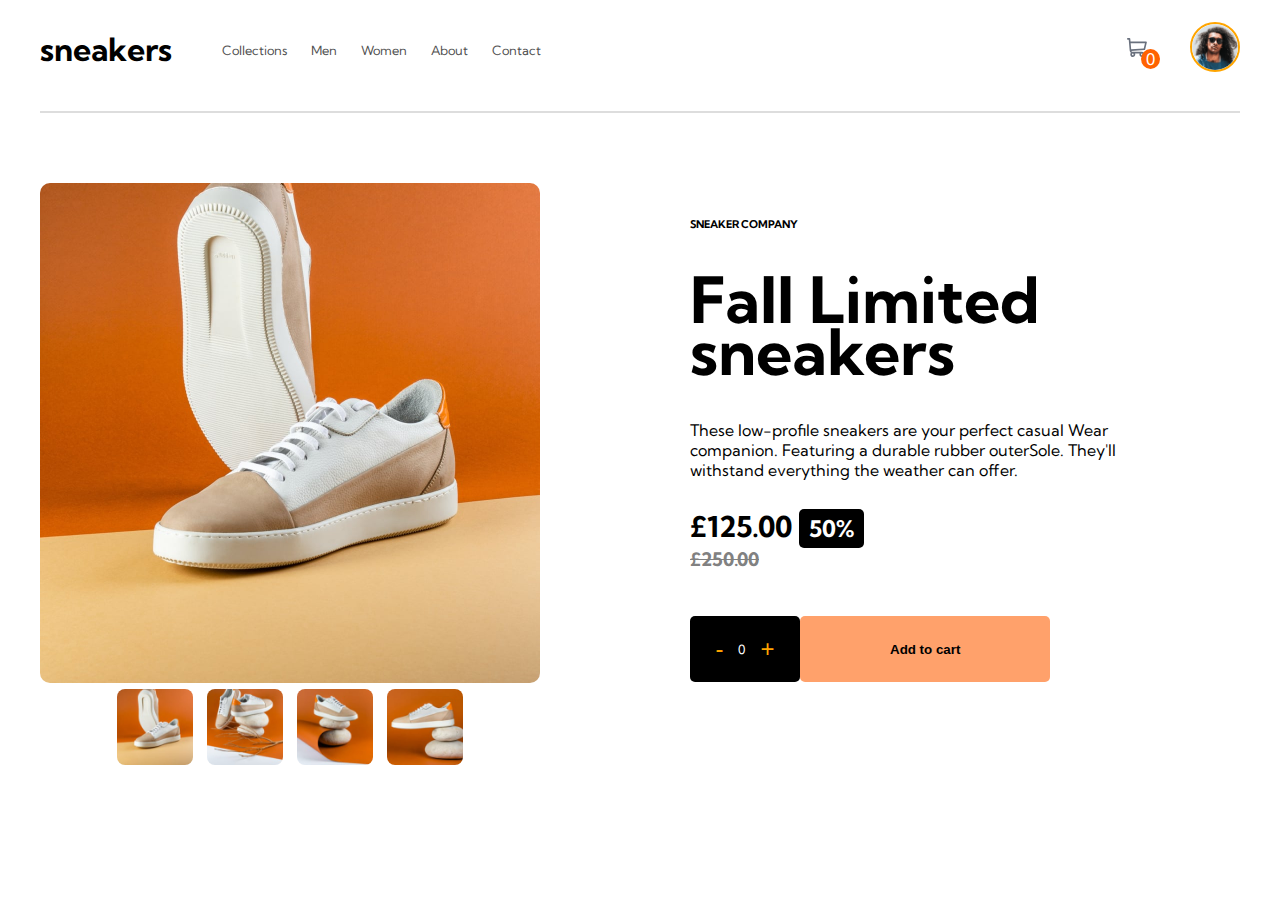
<file: index.html>
<!DOCTYPE html>
<html lang="en">
<head>
  <meta charset="UTF-8">
  <meta name="viewport" content="width=device-width, initial-scale=1.0"> <!-- displays site properly based on user's device -->
  <link rel="icon" type="image/png" sizes="32x32" href="images/shop-svgrepo-com (2).svg">
  <link rel="preconnect" href="https://fonts.googleapis.com">
  <link rel="preconnect" href="https://fonts.gstatic.com" crossorigin>
  <link href="https://fonts.googleapis.com/css2?family=Kumbh+Sans:wght@100..900&display=swap" rel="stylesheet">
  <link rel="stylesheet" href="resources/style.css">
  <title>Frontend Mentor | E-commerce product page</title>

</head>
<body>
    <header>
      <div id="sneakersSign">
          <h1>sneakers</h1>
      </div>
      <div class="nav">
        <div class="hamburger" id="hamburger">
            <div class="bar"></div>
            <div class="bar"></div>
            <div class="bar"></div>
        </div>
        <ul class="nav-links" id="nav-links">
          <li><a href="#">Collections</a></li>
          <li><a href="#">Men</a></li>
          <li><a href="#">Women</a></li>
          <li><a href="#">About</a></li>
          <li><a href="#">Contact</a></li>
        </ul>
      </div>
      <div class="top-images">
        <div class="side-img">
          <img id="cart-icon" class="cart-img" src="images/icon-cart.svg" alt="">
          <span id="quant">0</span>
        </div>
        <div class="person">
          <img class="person" src="images/image-avatar.png" alt="">
        </div>
      </div>
    </header>

   <div class="container">
      
      <div class="sneaker-abt">
        <div class="shoeImg">
          <img id="main-image" src="images/image-product-1.jpg" alt="">
          <div class="click-image">
            <div> <img src="images/image-product-1-thumbnail.jpg" alt="" class="thumbnail"></div>
           <div> <img src="images/image-product-2-thumbnail.jpg" alt="" class="thumbnail"></div>
           <div> <img src="images/image-product-3-thumbnail.jpg" alt="" class="thumbnail"> </div>
           <div> <img src="images/image-product-4-thumbnail.jpg" alt="" class="thumbnail"></div>
            
          </div>
        </div>
        
        <div class="shoe-details">
          <h6>SNEAKER COMPANY</h6>
          <h1>Fall Limited sneakers</h1>
          <p>These low-profile sneakers are your perfect casual Wear companion. Featuring a durable rubber outerSole. 
            They'll withstand everything the weather
            can offer.
          </p>
          <div class="price-container">
            <h3 class="price">£125.00 <span class="discount">50%</span></h3>
            <div class="oldprice">
                <h3>£250.00</h3>
            </div>
        </div>
        
  
          <div class="addToCrt">
            <div class="quantity-controls">
              <button class="decrease-quantity">-</button>
              <span class="quantity">0</span>
              <button class="increase-quantity">+</button>
          </div>
          <button id="add">Add to cart</button>
          </div>
            
        </div>
     

      </div>

      <div id="cart" class="cart-container">
        <button id="close-cart">✖</button>
        <h2>Cart</h2>
        <div id="cart-items">
            <!-- Cart items will be displayed here -->
        </div>
        
    </div>

    <footer>
      
    </footer>
    

   </div>
  
  
  <script src="resources/script.js"></script>
</body>
</html>
</file>
<file: resources/style.css>
*{
    box-sizing: border-box;
}

body {
    font-family: "Kumbh Sans", sans-serif;
    font-optical-sizing: auto;
    font-weight: weight;
    font-style: normal;
}

header{
    max-width: 1200px;
    display: flex;
    align-items: center;
    border-bottom: 2px solid rgb(221, 221, 221);
    justify-content: center;
    margin: 0 auto;
    padding-bottom: 20px;
}


.nav {
    text-align: center;
    display: flex;
    flex-direction: row;
    font-size: 1em;
    align-items: center;
    justify-content: center;
    cursor: pointer;
    font-size: 1em;
    flex: content;
    justify-content: flex-start;
 text-decoration: none;
 
}

.nav ul li {
    display: inline-block;
    padding: 0 10px;
    margin: 0 auto;
    color: rgb(137, 137, 137);
    position: relative; /* Ensure the pseudo-element is positioned relative to li */
    font-size: 0.8em;
    
}

.nav ul li  a{
    text-decoration: none;
    color: rgb(80, 80, 80);
}

.nav ul li a:hover{
    color: rgb(0, 0, 0);
}

.nav ul li::after {
    content: '';
    position: absolute;
    background-color: rgb(255, 136, 0);
    height: 3px;
    width: 0; /* Start with width 0 */
    left: 0;
    bottom: -15px;
    transition: all 400ms ease;
}

.nav ul li:hover {
   color: rgb(0, 0, 0);
}

.nav ul li:hover::after {
    width: 100%; /* Expand to full width on hover */
   
}


.top-images{
    display: flex;
    align-items: center;
}


.side-img img{
    width: 40px;
    padding-right: 20px;
    cursor: pointer;
 
}

.person img{
    width: 50px;
    margin: 0;
    
    border: 2px solid orange;
    border-radius: 30px;
    cursor: pointer;
}

.container {
    max-width: 1200px;
    margin: 0 auto;
    padding-top: 70px;
    display: flex;
    
}

.sneaker-abt {
    display: flex;
    flex-direction: row;
    gap: 150px;
    align-items: center;
    justify-content: center;
    margin: 0 auto;
}

.shoe-details {
    margin-bottom: 20px;
    padding: 0 auto;
    position: relative;
    bottom: 30px;
}

.discount {
    background-color: #000000; /* Background color for the discount badge */
    color: white; /* Text color */
    padding: 5px 10px; /* Padding around the discount text */
    border-radius: 5px; /* Optional: Rounded corners for the discount badge */
    font-size: 0.5em; /* Adjust font size as needed */
}

.discount span {
    display: inline-block; /* Ensures the span takes up only the necessary space */
}

.price{
    font-size: 1.8em;
}

.oldprice{
    margin-bottom: 20px;
    margin-top: 0;
    color: rgb(129, 129, 129);
    text-decoration: line-through;
    position: relative;
    bottom: 25px;
}


.shoeImg img{
    margin: 0 auto;
    width: 500px;
    border-radius: 10px;
   
}

.shoe-details span{
    color: rgb(255, 254, 254);
    font-size: 0.8em;
}

.shoe-details h1{
    font-size: 4em;
    line-height: 52px;
}

.shoe-details p {
    width: 90%;
}

.click-image {
    display: flex;
    gap: 10px; /* Space between thumbnail images */
    justify-content: center;
}

.click-image .thumbnail {
    width: 80px; /* Adjust size of thumbnails */
    cursor: pointer; /* Indicate clickable items */
    border: 2px solid transparent;
    transition: border-color 0.3s; /* Smooth transition for border color */
}

.click-image .thumbnail:hover {
    border-color: #ccc; /* Change border color on hover for better UX */
}

.click-image .thumbnail.selected {
    border-color: #ff4d4d; /* Highlight selected thumbnail with a red border */
    cursor: pointer;
}


.quantity-controls {
    width: 20%; /* Auto width to fit the content */
    background-color: black;
    text-align: center;
    display: flex;
    flex-direction: row; /* Row direction to align items horizontally */
    justify-content: center; /* Center align items within the flex container */
    align-items: center;
    padding: 5px; /* Optional padding for spacing */
    gap: 5px; /* Adds space between the buttons and the quantity text */
    border-radius: 5px;
    color: black;
}

.decrease-quantity {
    border: none;
    background: none;
    color: orange;
    font-size: 1.5em; /* Adjust font size to match */
    padding: 0; /* Remove padding to reduce space */
    margin: 0; /* Remove margin to reduce space */
    cursor: pointer; /* Add a pointer cursor to indicate clickability */
}

.quantity {
    padding: 0 10px; /* Adjust padding to control spacing between elements */
    font-size: 1.2em; /* Adjust font size as needed */
    color: black;
}

.quantity span{
    color: black;
}

.increase-quantity {
    border: none;
    color: orange;
    font-size: 1.5em; /* Match the size of decrease button */
    padding: 0; /* Remove padding to reduce space */
    margin: 0; /* Remove margin to reduce space */
    cursor: pointer; /* Add a pointer cursor to indicate clickability */
    background: none;
}


.addToCrt{
    display: flex;
}

#add{
    padding: 0 90px;
    border: none;
    background-color: rgb(255, 161, 107);
    font-weight: bold;
    cursor: pointer;
    border-radius: 5px;
}

#add:hover{
    background-color: rgb(248, 182, 144);
}

#quant {
    position: relative;
    right: 30px;
    top: 8px;
    background-color: rgb(255, 98, 0);
    padding: 0 5px;
    border-radius: 50%;
    color: white;
}


.cart-container {
    position: fixed;
    top: 0;
    right: 0;
    width: 300px;
    height: 100%;
    background-color: #faf8f8;
    box-shadow: -2px 0 5px rgba(0, 0, 0, 0.1);
    padding: 20px;
    box-sizing: border-box;
    z-index: 1000;
    overflow-y: auto;
    display: none; /* Hide the cart by default */
   
}

.cart-container h2 {
    font-size: 1.5em;
    text-decoration: none;
}



.cart-icon {
    width: 40px;
    height: 50px;
}

.cart-container.show {
    display: block;
    transition: all 400ms ease;
}

#close-cart {
    background-color: transparent;
    border: none;
    font-size: 20px;
    cursor: pointer;
    position: absolute;
    top: 10px;
    right: 10px;
}

.cart-container img {
    width: 70%; /* Adjust size as needed */
    margin: 10px 0 ;
    object-fit: cover;
    text-decoration: none;
    border-radius: 20%;
}

.quantity {
    margin: 20px 0;
    
}

.checkout {
    position: relative;
    top: 300px;
    text-align: center;
    width: 100%;
   
}

.checkout button {
    padding: 20px 100px;
    margin: 0 auto;
    border: none;
    cursor: pointer;
    font-size: 1em;
    width: 100%;
    color: white;
    background-color: #000000;
}

.totalPrice {
   margin: 20px 0;
   margin-left: 11px ;
   font-size: 1.5em;
}

.name{
    margin: 20px 10px;
    font-size: 2em;
}

.minus {
   
    padding: 10px 20px;
    background-color: black;
    border: none;
    color: white;
    font-size: 1em;
    color: orange;
    border-radius: 20%;
}

.plus {
    padding: 10px 20px;
    background-color: black;
    border: none;
    color: white;
    font-size: 1em;
    color: orange;
    border-radius: 20%;
}

#cart-items {
    display: flex;
    flex-direction: row;
    align-items: flex-start;
    text-align: flex-start;
    text-decoration: none;
}

.cart-container h2 {
    margin-top: 0;
    font-size: 24px;
    border-bottom: 2px solid #ddd;
    padding-bottom: 10px;
    text-decoration: none;
}

.cart-item span {
    margin-top: 500x;
    font-size: 14px;
}


#cart-items:nth-child(even) ul{
    background-color: #333;
    text-decoration: none;
}

#cart-items::-webkit-scrollbar {
    width: 0;
    text-decoration: none;
}



@media screen and (max-width: 992px) {

    .sneaker-abt {
        grid-template-columns: repeat(3, 1fr);
        
    }

    .shoe-details {
        position: relative;
        right: 80px;
    }

    .addToCrt{
        width: 100%;
       margin: 0 auto;
       
    }

    .quantity-controls{
        padding: 0 50px;
    }

    #add{
        width: 50%;
        font-size: 0.7em;
        display: inline-block;
        padding: 0px 20px;
    }

    body{
        height: 992px;
      
    }

    footer{
        display: grid;
        grid-template-columns: 1fr 1fr;
        font-size: 1em;
        display: inline-block;
        height: 400px;
        display: inline-block;
    }

    .contact-us{
        margin-top: 150px ;
       font-size: 10px;
    }
    .checkout {
        position: relative;
        top: 300px;
        text-align: center;
        width: 100%;
       
    }
    
    .checkout button {
        padding: 20px 90px;
        margin: 0 auto;
        border: none;
        cursor: pointer;
        font-size: 1em;
        width: 100%;
        color: white;
        background-color: #000000;
    }

    
}

@media screen and (max-width: 640px){
    .sneaker-abt{
        
        grid-template-columns: repeat(2, 1fr,);
        width: 100%;
        text-align: center;
        position: relative;
        bottom: 50px;
       
        margin: 0 auto;
    }
    
    .price-container {
        text-align: left;
        position: relative;
        right: 60px;
    }

    .shoeImg img{
        width: 400px;
    }

    .shoeImg {
        margin: 0 auto;
        position: relative;
        left: 200px;
    }

    .container{
        width: 100%;
        margin: 0 auto;
        position: relative;
        right: 4px;
    }

    #add{
        width: 50%;
        font-size: 1em;
        display: inline-block;
        padding: 0px 20px;

    }

    .addToCrt{
        width: 100%;
       margin: 0 auto;
       position: relative;
       right: 60px;
        top: 10px;
    }

    .oldprice p {
        position: relative;
        bottom: 20px;
       
    }

    
    .shoe-details{
        position: relative;
        top: 500px;
        right:260px;
    }

    .shoe-details p {
        width: 150%;
        font-size: 1.2em;
      text-align: left;
        position: relative;
        right: 60px;
        margin-bottom: 60px;
        margin-top: 60px;
    }

    body{
        height: 1300px;
      
    }

    .nav-links {
        
        position: absolute;
        top: 60px;
        right: 20px;
        width: 100%;
        flex-direction: column;
        cursor: pointer;
    }

    .nav-links.active {
        display: flex;
        cursor:pointer;
    }

    .nav-links li {
        margin: 10px 0;
        text-align: center;
    }

    .shoe-details h6 {
        display: none;
    }

    .shoe-details h1{
        font-size: 2em;
        line-height: 0.8em;
        margin: 0 auto;
        position: relative;
        top: 30px;
        right: 60px;
        text-align: left;
    }

    .checkout {
        position: relative;
        top: 300px;
        text-align: center;
        width: 100%;
       
    }
    
    .checkout button {
        padding: 20px 50px;
        margin: 0 auto;
        border: none;
        cursor: pointer;
        font-size: 1em;
        width: 100%;
        color: white;
        background-color: #000000;
    }

}
</file>
